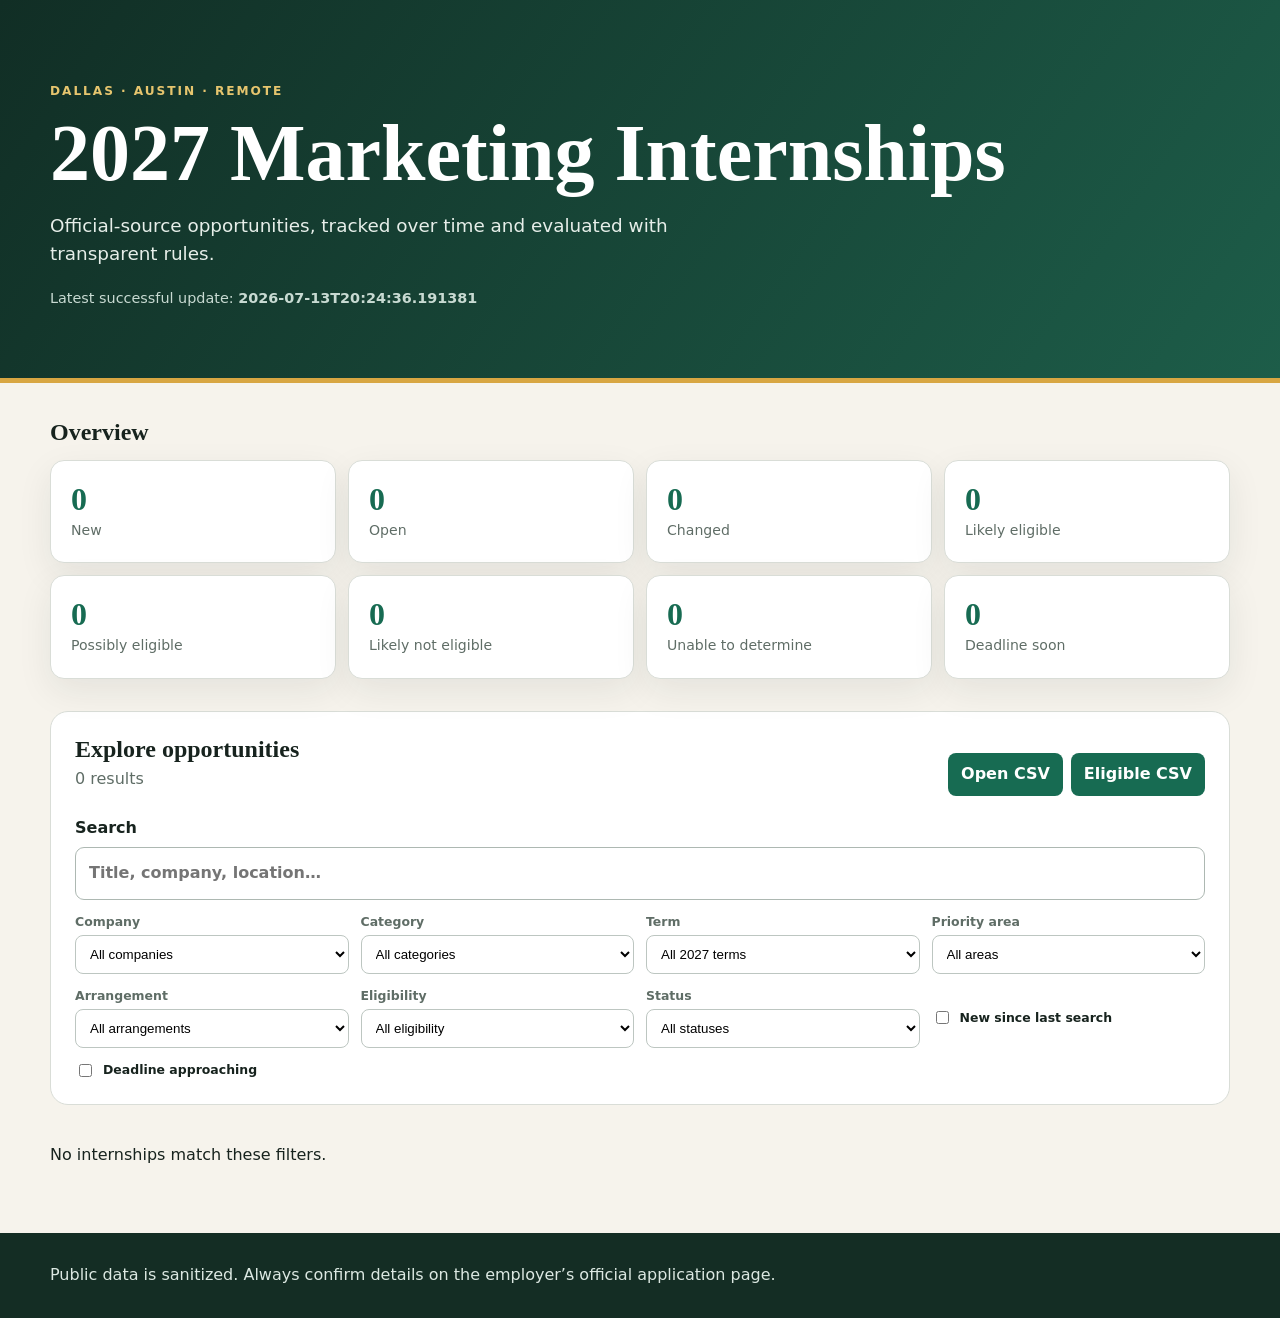
<file: docs/index.html>
<!doctype html>
<html lang="en">
<head>
  <meta charset="utf-8"><meta name="viewport" content="width=device-width,initial-scale=1">
  <meta name="description" content="Spring and Summer 2027 marketing internship tracker">
  <title>2027 Marketing Internships</title><link rel="stylesheet" href="assets/styles.css">
</head>
<body>
  <header class="hero"><div class="wrap">
    <p class="eyebrow">DALLAS · AUSTIN · REMOTE</p><h1>2027 Marketing Internships</h1>
    <p class="lede">Official-source opportunities, tracked over time and evaluated with transparent rules.</p>
    <p class="updated">Latest successful update: <strong id="updated">2026-07-13T20:24:36.191381</strong></p>
  </div></header>
  <main class="wrap">
    <section aria-labelledby="overview"><h2 id="overview">Overview</h2><div class="stats" id="stats">
      <article><strong>0</strong><span>New</span></article><article><strong>0</strong><span>Open</span></article>
      <article><strong>0</strong><span>Changed</span></article><article><strong>0</strong><span>Likely eligible</span></article>
      <article><strong>0</strong><span>Possibly eligible</span></article><article><strong>0</strong><span>Likely not eligible</span></article>
      <article><strong>0</strong><span>Unable to determine</span></article><article><strong>0</strong><span>Deadline soon</span></article>
    </div></section>
    <section class="toolbar" aria-labelledby="filters"><div class="section-head"><div><h2 id="filters">Explore opportunities</h2><p id="result-count" aria-live="polite">Loading…</p></div>
      <div class="downloads"><a href="downloads/open-internships.csv">Open CSV</a><a href="downloads/eligible-internships.csv">Eligible CSV</a></div></div>
      <label class="search">Search <input id="search" type="search" placeholder="Title, company, location…"></label>
      <div class="filters">
        <label>Company<select id="company"><option value="">All companies</option></select></label>
        <label>Category<select id="category"><option value="">All categories</option></select></label>
        <label>Term<select id="term"><option value="">All 2027 terms</option><option>Spring 2027</option><option>Summer 2027</option><option>Unspecified 2027</option></select></label>
        <label>Priority area<select id="area"><option value="">All areas</option><option>Dallas–Fort Worth</option><option>Austin</option><option>Remote</option></select></label>
        <label>Arrangement<select id="arrangement"><option value="">All arrangements</option><option>Onsite</option><option>Hybrid</option><option>Remote</option><option>Unspecified</option></select></label>
        <label>Eligibility<select id="eligibility"><option value="">All eligibility</option><option>Likely eligible</option><option>Possibly eligible</option><option>Likely not eligible</option><option>Unable to determine</option></select></label>
        <label>Status<select id="status"><option value="">All statuses</option><option>new</option><option>open</option><option>changed</option><option>may_have_closed</option><option>closed</option></select></label>
        <label class="check"><input id="new-only" type="checkbox"> New since last search</label><label class="check"><input id="deadline-only" type="checkbox"> Deadline approaching</label>
      </div>
    </section>
    <div id="notice" class="notice" hidden></div><section id="jobs" class="jobs" aria-label="Internships"></section>
  </main>
  <dialog id="details"><button class="close" aria-label="Close details">×</button><div id="detail-content"></div></dialog>
  <footer><div class="wrap">Public data is sanitized. Always confirm details on the employer’s official application page.</div></footer>
  <script src="assets/app.js" defer></script>
</body></html>
</file>
<file: docs/assets/styles.css>
:root{--ink:#17231e;--muted:#5f6d66;--paper:#f6f3ec;--card:#fff;--accent:#176b52;--accent2:#d8a642;--line:#d9ddd7;--shadow:0 12px 35px rgba(20,42,33,.08)}*{box-sizing:border-box}body{margin:0;background:var(--paper);color:var(--ink);font:16px/1.55 system-ui,-apple-system,BlinkMacSystemFont,"Segoe UI",sans-serif}.wrap{width:min(1180px,calc(100% - 32px));margin:auto}.hero{background:linear-gradient(125deg,#112e25,#1d5d49);color:#fff;padding:70px 0 54px;border-bottom:5px solid var(--accent2)}.eyebrow{font-size:.76rem;font-weight:800;letter-spacing:.16em;color:#e6c56e}.hero h1,.not-found h1{font-family:Georgia,serif;font-size:clamp(2.3rem,7vw,5rem);line-height:1;margin:.12em 0}.lede{font-size:1.15rem;max-width:680px;color:#e6eee9}.updated{color:#c8dad2;font-size:.9rem}h2{font:700 1.5rem Georgia,serif;margin:36px 0 14px}.stats{display:grid;grid-template-columns:repeat(4,1fr);gap:12px}.stats article{background:var(--card);padding:20px;border:1px solid var(--line);border-radius:14px;box-shadow:var(--shadow)}.stats strong{display:block;font:700 2rem Georgia,serif;color:var(--accent)}.stats span{color:var(--muted);font-size:.88rem}.toolbar{background:#fff;margin-top:32px;padding:24px;border-radius:18px;border:1px solid var(--line)}.section-head{display:flex;align-items:end;justify-content:space-between;gap:20px}.section-head h2{margin:0}.section-head p{margin:4px 0;color:var(--muted)}.downloads{display:flex;gap:8px}.downloads a,.button{background:var(--accent);color:#fff;text-decoration:none;padding:9px 13px;border-radius:8px;font-weight:700}.search{display:block;margin:20px 0 12px;font-weight:700}.search input{width:100%;padding:13px;border:1px solid #adb8b2;border-radius:9px;font:inherit;margin-top:6px}.filters{display:grid;grid-template-columns:repeat(4,1fr);gap:12px}.filters label{font-size:.78rem;font-weight:700;color:var(--muted)}select{display:block;width:100%;padding:10px;margin-top:4px;border:1px solid #bdc6c1;border-radius:8px;background:white}.check{display:flex;align-items:center;gap:8px;color:var(--ink)!important}.jobs{display:grid;grid-template-columns:repeat(2,1fr);gap:16px;margin:22px 0 50px}.job{background:#fff;border:1px solid var(--line);border-radius:16px;padding:22px;box-shadow:var(--shadow);display:flex;flex-direction:column}.job .meta{color:var(--muted);font-size:.84rem}.job h3{margin:6px 0;font:700 1.3rem Georgia,serif}.badges{display:flex;flex-wrap:wrap;gap:6px;margin:12px 0}.badge{border-radius:100px;padding:4px 9px;background:#e7f1ed;color:#125a45;font-size:.75rem;font-weight:800}.badge.warn{background:#fff0c9;color:#684d0b}.job p{margin:5px 0}.job-actions{display:flex;gap:9px;margin-top:auto;padding-top:15px}.job-actions a,.job-actions button{border:1px solid var(--accent);background:#fff;color:var(--accent);font:700 .88rem inherit;border-radius:8px;padding:9px 11px;text-decoration:none;cursor:pointer}.job-actions a{background:var(--accent);color:#fff}.notice{background:#fff4d6;border:1px solid #d7b55b;padding:18px;border-radius:10px;margin-top:18px}dialog{width:min(760px,calc(100% - 24px));max-height:90vh;border:0;border-radius:18px;padding:28px;box-shadow:0 25px 100px #0006}dialog::backdrop{background:#14231d99}.close{float:right;border:0;background:none;font-size:2rem;cursor:pointer}.detail-block{border-top:1px solid var(--line);padding-top:12px}.detail-block h3{font-size:1rem}.detail-block ul{padding-left:20px}footer{background:#142d24;color:#dce8e2;padding:30px 0}.not-found{padding-top:15vh}.not-found .eyebrow{color:var(--accent)}@media(max-width:800px){.stats{grid-template-columns:repeat(2,1fr)}.filters{grid-template-columns:repeat(2,1fr)}.jobs{grid-template-columns:1fr}.section-head{display:block}.downloads{margin-top:12px}}@media(max-width:480px){.hero{padding:48px 0}.toolbar{padding:16px}.filters{grid-template-columns:1fr}.downloads{flex-direction:column}.stats article{padding:14px}.job{padding:17px}}
</file>
